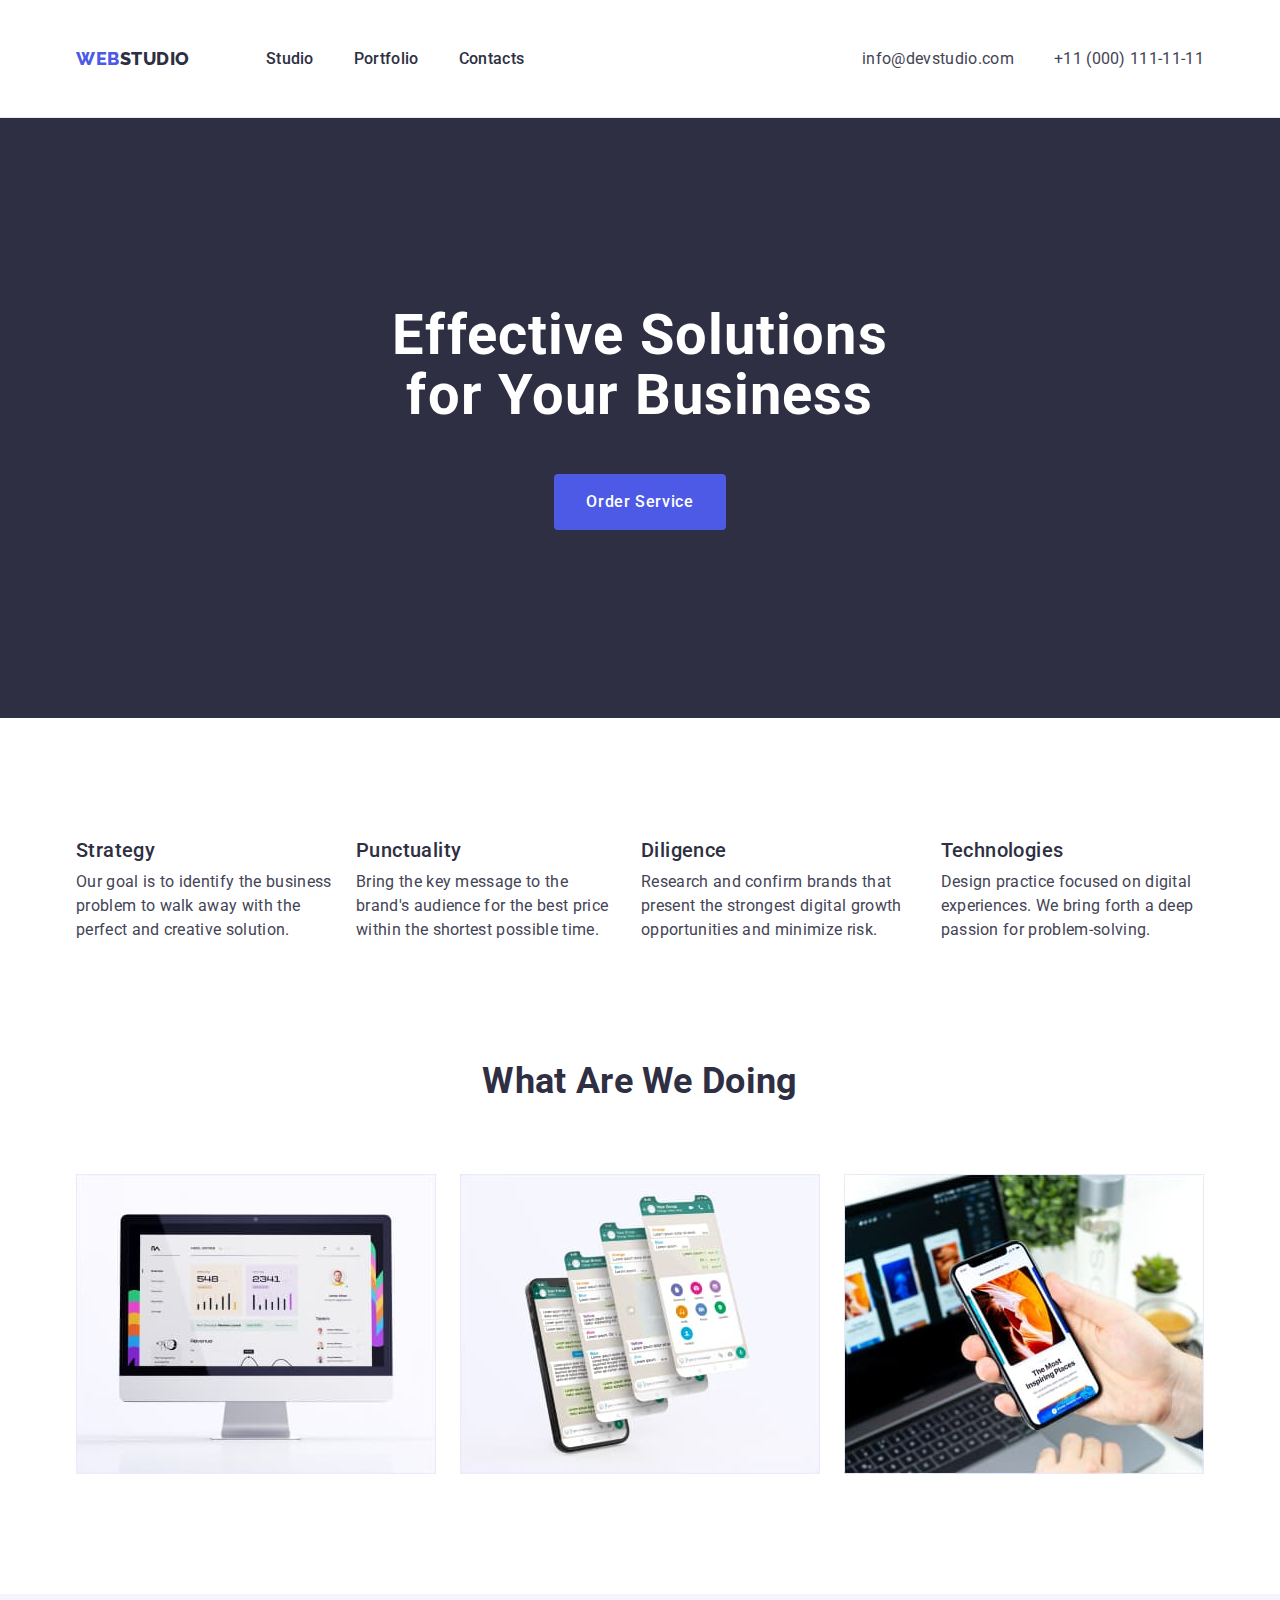
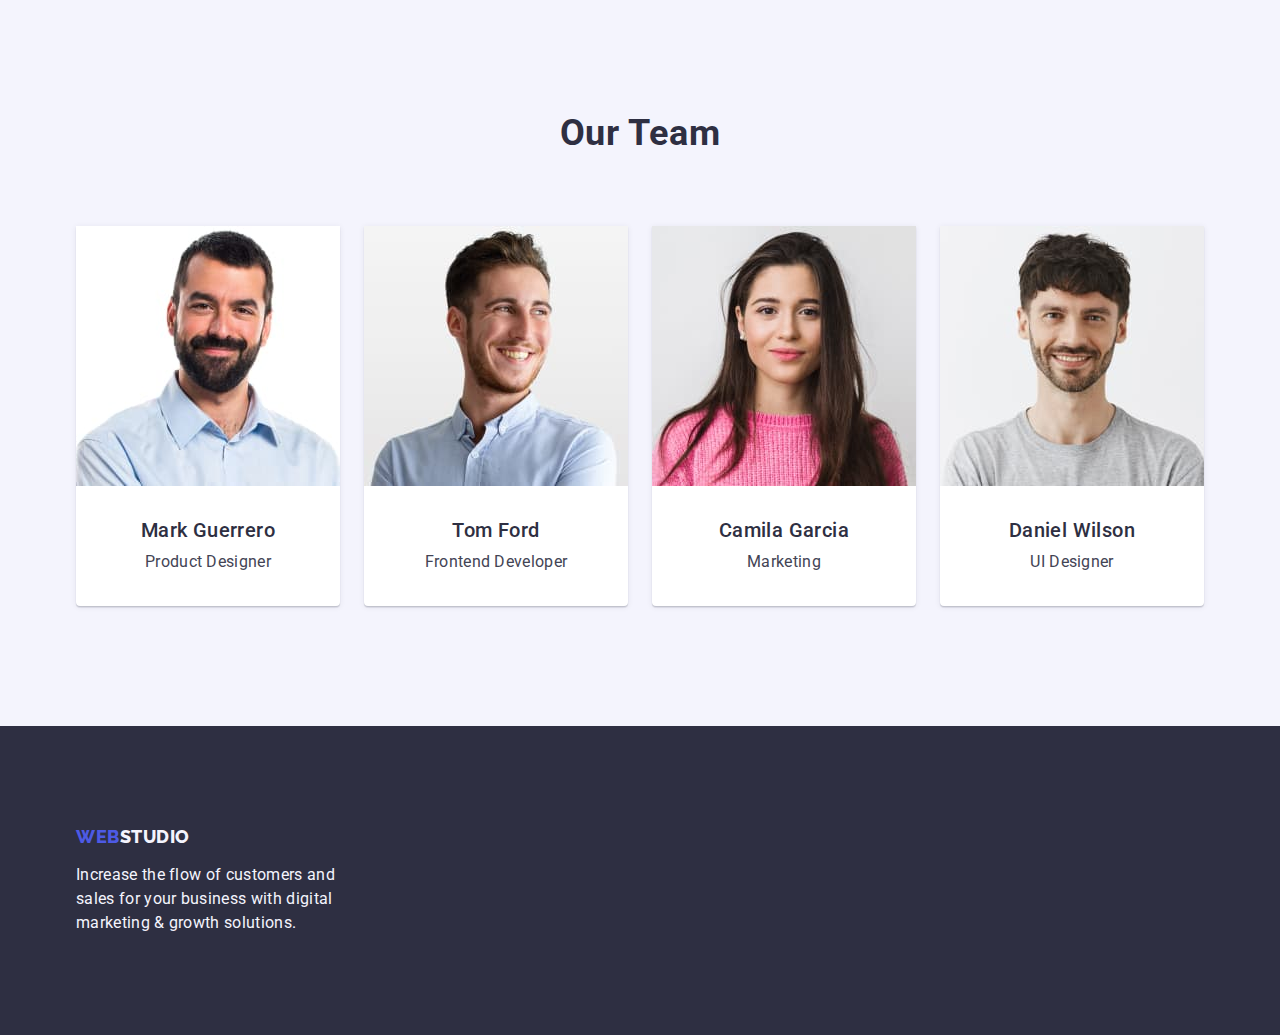
<file: index.html>
<!DOCTYPE html>
<html lang="en">
  <head>
    <meta charset="UTF-8" />
    <meta http-equiv="X-UA-Compatible" content="IE=edge" />
    <meta name="viewport" content="width=device-width, initial-scale=1.0" />
    <link
      rel="stylesheet"
      href="https://cdn.jsdelivr.net/npm/modern-normalize@1.1.0/modern-normalize.min.css"
    />
    <link href="./css/styles.css" rel="stylesheet" />
    <link rel="preconnect" href="https://fonts.googleapis.com" />
    <link rel="preconnect" href="https://fonts.gstatic.com" crossorigin />
    <link
      href="https://fonts.googleapis.com/css2?family=Raleway:wght@800&family=Roboto:wght@400;500;700;900&display=swap"
      rel="stylesheet"
    />
    
    <title>WebStudio</title>
 
    <header class="header">
      <div class="container header-container">
      <nav class="header-nav">
        <a href="./index.html" class="header-logo-link link"
          >Web<span class="header-logo-studio">Studio</span></a
        >
        <ul class="header-list list">
          <li class="header-item">
            <a href="./index.html" class="header-link link"> Studio</a>
          </li>
          <li class="header-item">
            <a href="./portfolio.html" class="header-link link"> Portfolio</a>
          </li>
          <li class="header-item">
            <a href="" class="header-link link"> Contacts</a>
          </li>
        </ul>
      </nav>
      <address class="header-address">
        <ul class="contacts-list list">
          <li class="contacts-item">
            <a href="mailto:info@devstudio.com" class="contacts-link link"> info@devstudio.com </a>
          </li>
          <li class="contacts-item">
            <a href="tel:+110001111111" class="contacts-link link"> +11 (000) 111-11-11 </a>
          </li>
        </ul>
      </address>
      </div>
    </header>
    
    <main>
      <section class="hero">
        <div class="container">
        <h1 class="hero-title">Effective Solutions for Your Business</h1>
        <button type="button" class="hero-btn button">Order Service</button>
        </div>
      </section>
      <section class="benefits">
        <div class="container">
        <h2 class="visually-hidden">Benefits</h2>
        <ul class="benefits-list list">
          <li class="benefits-item">
            <h3 class="benefits-title">Strategy</h3>
            <p class="benefits-text">
              Our goal is to identify the business problem to walk away with the
              perfect and creative solution.
            </p>
          </li>
          <li class="benefits-item">
            <h3 class="benefits-title">Punctuality</h3>
            <p class="benefits-text">
              Bring the key message to the brand's audience for the best price
              within the shortest possible time.
            </p>
          </li>
          <li class="benefits-item">
            <h3 class="benefits-title">Diligence</h3>
            <p class="benefits-text">
              Research and confirm brands that present the strongest digital
              growth opportunities and minimize risk.
            </p>
          </li>
          <li class="benefits-item">
            <h3 class="benefits-title">Technologies</h3>
            <p class="benefits-text">
              Design practice focused on digital experiences. We bring forth a
              deep passion for problem-solving.
            </p>
          </li>
        </ul>
        </div>
      </section>
      <section class="works">
        <div class="container">
        <h2 class="works-title">What are we doing</h2>
        <ul class="works-list list">
          <li class="works-item">
            <img src="./images/computer.jpg" alt="computer" width="360" />
          </li>
          <li class="works-item">
            <img src="./images/messages.jpg" alt="messages" width="360" />
          </li>
          <li class="works-item">
            <img src="./images/smartphone.jpg" alt="smartphone" width="360" />
          </li>
        </ul>
        </div>
      </section>
      <section class="team">
        <div class="container">
        <h2 class="team-title">Our Team</h2>
        <ul class="team-list list">
          <li class="team-item">
            <img
              src="./images/proguct-designer.jpg"
              alt="Product Designer"
              width="264"
            />
            <div class="team-text-contanier">
            <h3 class="team-item-title">Mark Guerrero</h3>
            <p class="team-item-text">Product Designer</p>
            </div>
          </li>
          <li class="team-item">
            <img
              src="./images/frontend-developer.jpg"
              alt="Frontend Developer"
              width="264"
            />
            <div class="team-text-contanier">
            <h3 class="team-item-title">Tom Ford</h3>
            <p class="team-item-text">Frontend Developer</p>
            </div>
          </li>
          <li class="team-item">
            <img src="./images/marketing.jpg" alt="Marketing" width="264" />
            <div class="team-text-contanier">
            <h3 class="team-item-title">Camila Garcia</h3>
            <p class="team-item-text">Marketing</p>
            </div>
          </li>
          <li class="team-item">
            <img src="./images/ui-designer.jpg" alt="UI Designer" width="264" />
            <div class="team-text-contanier">
            <h3 class="team-item-title">Daniel Wilson</h3>
            <p class="team-item-text">UI Designer</p>
            </div>
          </li>
        </ul>
        </div>
      </section>
    </main>
    <footer class="footer">
      <div class="container">
      <a href="./index.html" class="footer-logo-link link"
        >Web<span class="footer-logo-studio">Studio</span></a
      >
      <p class="footer-text">
        Increase the flow of customers and sales for your business with digital
        marketing & growth solutions.
      </p>
      </div>
    </footer>
  </body>
</html>
</file>
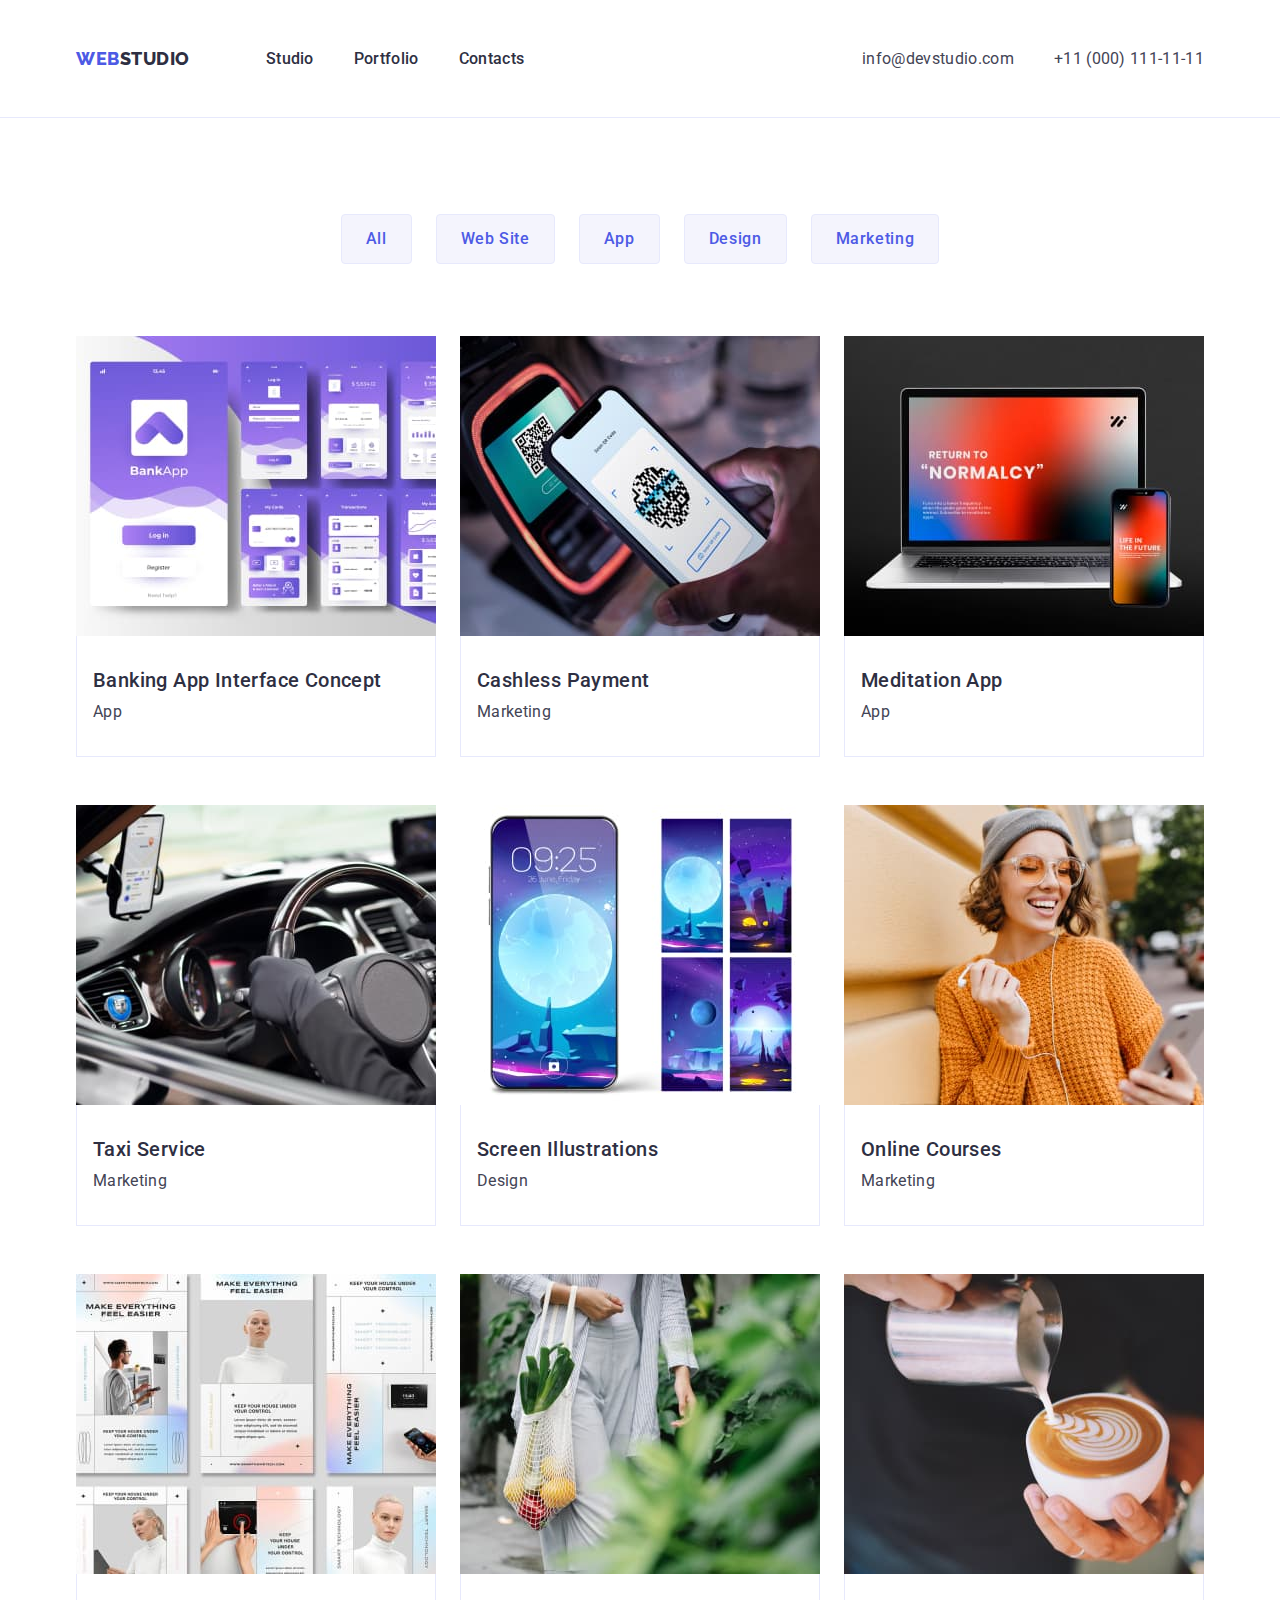
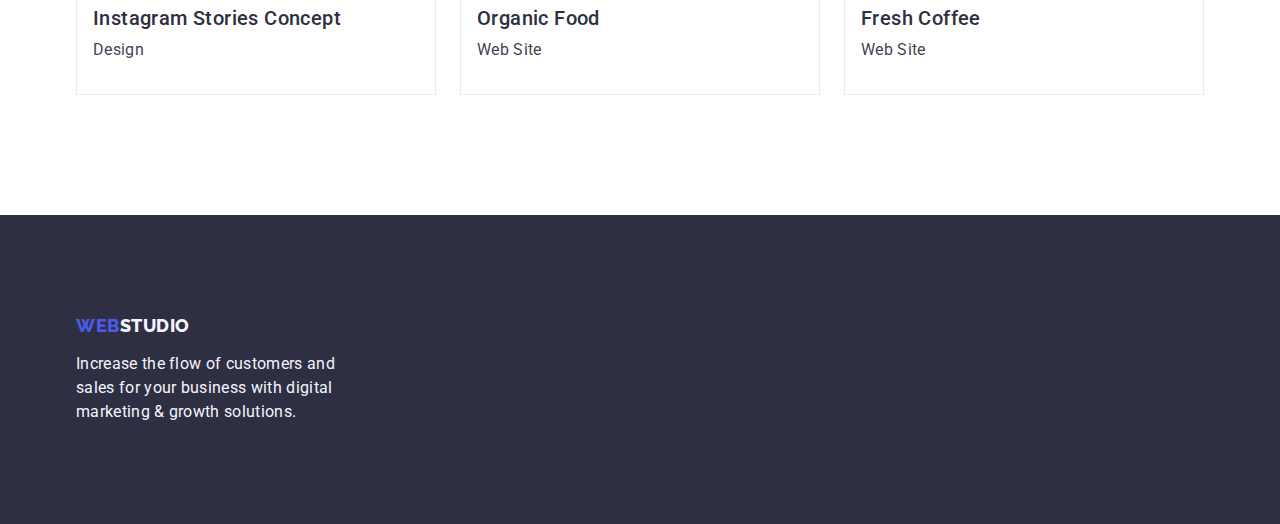
<file: portfolio.html>
<!DOCTYPE html>
<html lang="en">
  <head>
    <meta charset="UTF-8" />
    <meta http-equiv="X-UA-Compatible" content="IE=edge" />
    <meta name="viewport" content="width=device-width, initial-scale=1.0" />
    <link
      rel="stylesheet"
      href="https://cdn.jsdelivr.net/npm/modern-normalize@1.1.0/modern-normalize.min.css"
    />
    <link href="./css/styles.css" rel="stylesheet" />
    <link rel="preconnect" href="https://fonts.googleapis.com" />
    <link rel="preconnect" href="https://fonts.gstatic.com" crossorigin />
    <link
      href="https://fonts.googleapis.com/css2?family=Raleway:wght@800&family=Roboto:wght@400;500;700;900&display=swap"
      rel="stylesheet"
    />

    <title>Web Studio</title>
  </head>
  <body>
    <header class="header">
      <div class="container header-container">
        <nav class="header-nav">
          <a href="./index.html" class="header-logo-link link"
            >Web<span class="header-logo-studio">Studio</span></a
          >
          <ul class="header-list list">
            <li class="header-item">
              <a href="./index.html" class="header-link link"> Studio</a>
            </li>
            <li class="header-item">
              <a href="./portfolio.html" class="header-link link"> Portfolio</a>
            </li>
            <li class="header-item">
              <a href="" class="header-link link"> Contacts</a>
            </li>
          </ul>
        </nav>
        <address class="header-address">
          <ul class="contacts-list list">
            <li class="contacts-item">
              <a href="mailto:info@devstudio.com" class="contacts-link link">
                info@devstudio.com
              </a>
            </li>
            <li class="contacts-item">
              <a href="tel:+110001111111" class="contacts-link link">
                +11 (000) 111-11-11
              </a>
            </li>
          </ul>
        </address>
      </div>
    </header>
    <main>
      <section class="portfolio">
        <div class="container">
          <h1 class="visually-hidden">Portfolio</h1>
          <ul class="portfolio-list list">
            <li class="portfolio-item">
              <button type="button" class="portfolio-btn button">All</button>
            </li>
            <li class="portfolio-item">
              <button type="button" class="portfolio-btn button">
                Web Site
              </button>
            </li>
            <li class="portfolio-item">
              <button type="button" class="portfolio-btn button">App</button>
            </li>
            <li class="portfolio-item">
              <button type="button" class="portfolio-btn button">Design</button>
            </li>
            <li class="portfolio-item">
              <button type="button" class="portfolio-btn button">
                Marketing
              </button>
            </li>
          </ul>

          <ul class="projects-list list">
            <li class="projects-item">
              <a class="projects-link link">
                <img
                  src="./images/banking-app.jpg"
                  alt="Banking App"
                  width="360"
                />
                <div class="project-text">
                  <h2 class="projects-item-title">
                    Banking App Interface Concept
                  </h2>
                  <p class="project-title-text">App</p>
                </div></a
              >
            </li>
            <li class="projects-item">
              <a class="projects-link link">
                <img
                  src="./images/cashless-payment.jpg"
                  alt="Cashless Payment"
                  width="360"
                />
                <div class="project-text">
                  <h2 class="projects-item-title">Cashless Payment</h2>
                  <p class="project-title-text">Marketing</p>
                </div></a
              >
            </li>
            <li class="projects-item">
              <a class="projects-link link">
                <img
                  src="./images/meditation-app.jpg"
                  alt="Meditation App"
                  width="360"
                />
                <div class="project-text">
                  <h2 class="projects-item-title">Meditation App</h2>
                  <p class="project-title-text">App</p>
                </div></a
              >
            </li>

            <li class="projects-item">
              <a class="projects-link link">
                <img
                  src="./images/taxi-service.jpg"
                  alt="Taxi Service"
                  width="360"
                />
                <div class="project-text">
                  <h2 class="projects-item-title">Taxi Service</h2>
                  <p class="project-title-text">Marketing</p>
                </div></a
              >
            </li>
            <li class="projects-item">
              <a class="projects-link link">
                <img
                  src="./images/screen-illustration.jpg"
                  alt="Screen Illustrations"
                  width="360"
                />
                <div class="project-text">
                  <h2 class="projects-item-title">Screen Illustrations</h2>
                  <p class="project-title-text">Design</p>
                </div></a
              >
            </li>
            <li class="projects-item">
              <a class="projects-link link">
                <img
                  src="./images/online-courses.jpg"
                  alt="Online Courses"
                  width="360"
                />
                <div class="project-text">
                  <h2 class="projects-item-title">Online Courses</h2>
                  <p class="project-title-text">Marketing</p>
                </div></a
              >
            </li>

            <li class="projects-item">
              <a class="projects-link link">
                <img
                  src="./images/instadram-stories.jpg"
                  alt="Instagram Stories Concept"
                  width="360"
                />
                <div class="project-text">
                  <h2 class="projects-item-title">Instagram Stories Concept</h2>
                  <p class="project-title-text">Design</p>
                </div>
              </a>
            </li>
            <li class="projects-item">
              <a class="projects-link link">
                <img
                  src="./images/organic-food.jpg"
                  alt="Organic Food"
                  width="360"
                />
                <div class="project-text">
                  <h2 class="projects-item-title">Organic Food</h2>
                  <p class="project-title-text">Web Site</p>
                </div>
              </a>
            </li>
            <li class="projects-item">
              <a class="projects-link link">
                <img
                  src="./images/fresh-coffee.jpg"
                  alt="Fresh Coffee"
                  width="360"
                />
                <div class="project-text">
                  <h2 class="projects-item-title">Fresh Coffee</h2>
                  <p class="project-title-text">Web Site</p>
                </div>
              </a>
            </li>
          </ul>
        </div>
      </section>
    </main>
    <footer class="footer">
      <div class="container">
        <a href="./index.html" class="footer-logo-link link"
          >Web<span class="footer-logo-studio">Studio</span></a
        >
        <p class="footer-text">
          Increase the flow of customers and sales for your business with
          digital marketing & growth solutions.
        </p>
      </div>
    </footer>
  </body>
</html>
</file>
<file: css/styles.css>
:root {
  --body-text: #434455;
  --subtletext: #8e8f99;
  --primary-brand: #4d5ae5;
  --ocean: #404bbf;
  --dark: #2e2f42;
  --success: #31d0aa;
  --accent-color: #e7e9fc;
  --light: #f4f4fd;
  --white: #ffffff;
  --modal-background: #fcfcfc;
}

body {
  font-family: 'Roboto', sans-serif;
  font-size: 16px;
  line-height: 1.5;
  letter-spacing: 0.02em;
  background-color: var(--white);
  color: var(--body-text);
}
p,
h1,
h2,
h3,
h4,
h5,
h6 {
  margin-top: 0;
  margin-bottom: 0;
}

img {
  display: block;
  max-width: 100%;
}
.link {
  text-decoration: none;
}
.list {
  list-style-type: none;
  margin-top: 0;
  margin-bottom: 0;
  padding-left: 0;
}
.container {
  width: 100%;
  max-width: 1158px;
  padding: 0 15px;
  margin: 0 auto;
}
.button {
  cursor: pointer;
  border: none;
  border-radius: 4px;
}
.section {
  padding-top: 120px;
  padding-bottom: 120px;
}
.visually-hidden {
  position: absolute;
  width: 1px;
  height: 1px;
  margin: -1px;
  border: 0;
  padding: 0;

  white-space: nowrap;
  clip-path: inset(100%);
  clip: rect(0 0 0 0);
  overflow: hidden;
}

.header {
  border-bottom: 1px solid var(--accent-color);
  padding-top: 24px;
  padding-bottom: 24px;
}
.header-container {
  display: flex;
  align-items: center;
}
.header-nav {
  display: flex;
  align-items: center;
}

.header-logo-link {
  font-family: 'Raleway', sans-serif;
  font-weight: 800;
  font-size: 18px;
  line-height: 1.17;
  letter-spacing: 0.03em;
  text-decoration: none;
  text-transform: uppercase;
  color: var(--primary-brand);
  padding: 24px 0;
  margin-right: 76px;
}

.header-logo-studio {
  font-family: 'Raleway', sans-serif;
  font-weight: 800;
  font-size: 18px;
  line-height: 1.17;
  letter-spacing: 0.03em;
  text-decoration: none;
  text-transform: uppercase;
  color: var(--dark);
}
.header-list {
  display: flex;
  gap: 40px;
}
.header-link {
  font-weight: 500;
  color: var(--dark);
  padding: 24px 0;
}
.header-link:hover,
.header-link:focus {
  color: var(--ocean);
  text-decoration: underline;
}
.header-address {
  font-style: normal;
  margin-left: auto;
}

.contacts-list {
  display: flex;
  gap: 40px;
}

.contacts-link {
  color: var(--body-text);
  padding: 24px 0;
}

.contacts-link:hover,
.contacts-link:focus {
  color: var(--ocean);
}

.hero {
  background-color: var(--dark);
  padding-top: 188px;
  padding-bottom: 188px;
}

.hero-title {
  font-size: 56px;
  font-weight: 700;
  line-height: 1.07;
  text-align: center;
  letter-spacing: 0.02em;
  color: var(--white);
  max-width: 496px;
  margin-bottom: 48px;
  margin-left: auto;
  margin-right: auto;
}
.hero-btn {
  font-family: inherit;
  font-weight: 500;
  font-size: 16px;
  line-height: 1.5;
  letter-spacing: 0.04em;
  background-color: var(--primary-brand);
  color: var(--white);
  margin-top: 0;
  margin-left: auto;
  margin-right: auto;
  display: block;
  min-width: 169px;
  padding: 16px 32px;
  border-radius: 4px;
  border: none;
}
.hero-btn:hover,
.hero-btn:focus {
  background-color: var(--ocean);
}
.benefits {
  padding: 120px 0;
}
.benefits-list {
  list-style: none;
  display: flex;
  gap: 24px;
}
.benefits-item {
  width: calc((100%-24px) / 4);
}
.benefits-title {
  font-weight: 500;
  font-size: 20px;
  line-height: 1.2;
  letter-spacing: 0.02em;

  color: var(--dark);
  margin-bottom: 8px;
}
.works {
  padding-bottom: 120px;
}
.works-title {
  font-weight: 700;
  font-size: 36px;
  line-height: 1.11;
  text-align: center;
  text-transform: capitalize;
  color: var(--dark);
  margin-bottom: 72px;
}
.works-list {
  display: flex;
  gap: 24px;
  justify-content: center;
}
.works-item {
  flex-basis: calc((100%-2 * 24) / 3);
}
.works-item:last-child {
  margin-right: 0;
}
.team {
  background-color: var(--light);
  padding: 120px 0;
}

.team-title {
  font-weight: 700;
  font-size: 36px;
  line-height: 1.11;
  text-align: center;
  letter-spacing: 0.02em;
  text-transform: capitalize;
  color: var(--dark);
  margin-bottom: 72px;
}
.team-list {
  display: flex;
  gap: 24px;
  justify-content: center;
}
.team-item {
  width: calc((100%-3 * 24px) / 4);
  background-color: var(--white);
  box-shadow: 0px 1px 6px rgba(46, 47, 66, 0.08),
    0px 1px 1px rgba(46, 47, 66, 0.16), 0px 2px 1px rgba(46, 47, 66, 0.08);
  border-radius: 0px 0px 4px 4px;
}
.team-text-contanier {
  padding: 32px 16px;
}
.team-item-title {
  font-weight: 500;
  font-size: 20px;
  line-height: 1.2;
  letter-spacing: 0.02em;
  color: var(--dark);
  text-align: center;
  margin-bottom: 8px;
}
.team-item-text {
  text-align: center;
}
.portfolio {
  padding-top: 96px;
  padding-bottom: 120px;
}
.portfolio-list {
  display: flex;
  margin-right: auto;
  gap: 24px;
  justify-content: center;
  margin-bottom: 72px;
}
.portfolio-item {
}
.portfolio-btn {
  font-family: inherit;
  background-color: var(--light);
  color: var(--primary-brand);
  font-weight: 500;
  font-size: 16px;
  line-height: 1.5;
  letter-spacing: 0.04em;
  border: 1px solid var(--accent-color);
  border-radius: 4px;
  padding: 12px 24px;
}
.portfolio-btn:hover,
.portfolio-btn:focus {
  background-color: var(--ocean);
  color: var(--white);
  border: 1px solid transparent;
}
.projects-list {
  margin-top: 0;
  display: flex;
  flex-wrap: wrap;
  row-gap: 48px;
  column-gap: 24px;
}
.projects-item {
  width: calc((100% - 48px) / 3);
}

.project-text {
  padding: 32px 16px;
  border: 1px solid var(--accent-color);
  border-top: none;
}
.projects-item-title {
  font-weight: 500;
  font-size: 20px;
  line-height: 1.2;
  letter-spacing: 0.02em;
  color: var(--dark);
  margin-bottom: 8px;
}
.project-title-text {
  font-size: 16px;
  line-height: 1.5;
  letter-spacing: 0.02em;
  color: var(--body-text);
}
.footer {
  background-color: var(--dark);
  padding: 100px 0;
}

.footer-logo-link {
  font-family: 'Raleway', sans-serif;
  font-weight: 800;
  font-size: 18px;
  line-height: 1.17;
  letter-spacing: 0.03em;
  text-transform: uppercase;
  color: var(--primary-brand);
  display: inline-block;
  margin-bottom: 16px;
}
.footer-logo-studio {
  font-family: 'Raleway', sans-serif;
  font-weight: 800;
  font-size: 18px;
  line-height: 1.17;
  letter-spacing: 0.03em;
  text-transform: uppercase;
  color: var(--light);
}
.footer-text {
  color: var(--light);
  max-width: 264px;
  margin-right: auto;
}
</file>
